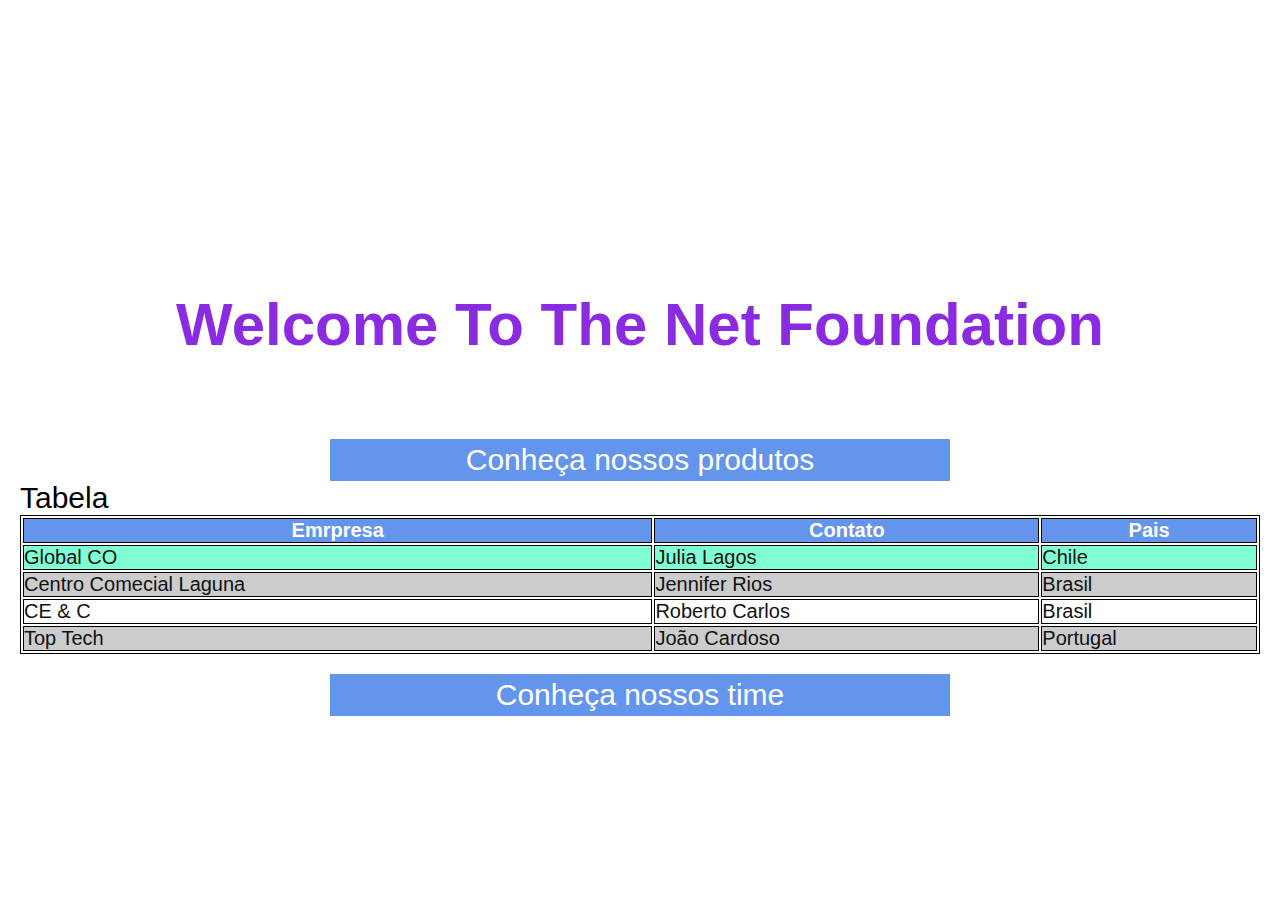
<file: extras/index.html>
<!DOCTYPE html>
<html lang="pt-br">
<head>
    <meta charset="UTF-8">
    <meta name="viewport" content="width=device-width, initial-scale=1.0">
    <title>Seletores, responsividade e animações - Santanders Coders</title>
    <link rel="stylesheet" href="styles.css">
    <link rel="stylesheet" href="https://cdnjs.cloudflare.com/ajax/libs/font-awesome/6.5.2/css/all.min.css" integrity="sha512-SnH5WK+bZxgPHs44uWIX+LLJAJ9/2PkPKZ5QiAj6Ta86w+fsb2TkcmfRyVX3pBnMFcV7oQPJkl9QevSCWr3W6A==" crossorigin="anonymous" referrerpolicy="no-referrer" />
</head>
<body>
    <main>
        <section class="img-background">
        </section>
        <section class="container">
            <h1>Welcome To The Net Foundation</h1>

            <div class="spinner-container">
                <i class="fa-solid fa-spinner"></i>
            </div>

            <button data-button-products>Conheça nossos produtos</button>
            <a data-anchor="produtos" href="link-invalido">Conheça nossos produtos</a>
            <p>Tabela</p>
            <table id="company-table">
                <thead>
                    <tr>
                        <th>Emrpresa</th>
                        <th>Contato</th>
                        <th>Pais</th>
                    </tr>
                </thead>
                <tbody>
                    <tr data-company="GCO">
                        <td>Global CO</td>
                        <td>Julia Lagos</td>
                        <td>Chile</td>
                    </tr>
                    <tr data-company="CCL">
                        <td>Centro Comecial Laguna</td>
                        <td>Jennifer Rios</td>
                        <td>Brasil</td>
                    </tr>
                    <tr data-company="CEC">
                        <td>CE & C</td>
                        <td>Roberto Carlos</td>
                        <td>Brasil</td>
                    </tr>
                    <tr data-company="TT">
                        <td>Top Tech</td>
                        <td>João Cardoso</td>
                        <td>Portugal</td>
                    </tr>
                </tbody>
            </table>

            <a data-anchor="team" href="link-invalido">Conheça nossos time</a>

        </section>        
    </main>
</body>
</html>
</file>
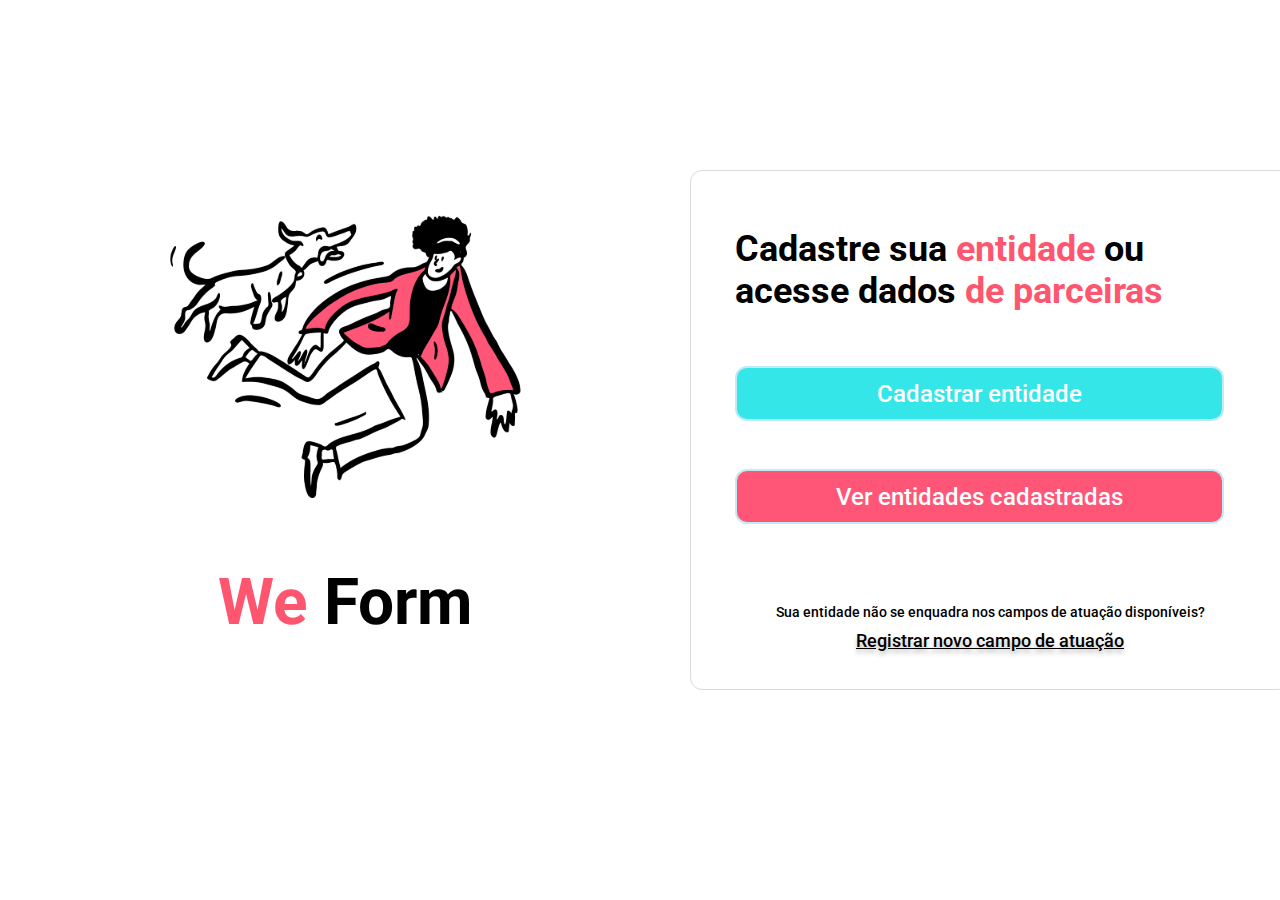
<file: projeto-final-curso/index.html>
<!DOCTYPE html>
<html lang="pt-br">

<head>
    <meta charset="UTF-8">
    <meta name="viewport" content="width=device-width, initial-scale=1.0">
    <title>We Form</title>
    <link rel="stylesheet" href="style.css">

    <link rel="preconnect" href="https://fonts.googleapis.com">
    <link rel="preconnect" href="https://fonts.gstatic.com" crossorigin>
    <link href="https://fonts.googleapis.com/css2?family=Roboto:wght@100;300;400;500;700&display=swap" rel="stylesheet">
</head>

<body>
    <div class="content">

        <aside>
            <img src="assets/logo-we-form.svg" alt="Logo We Form">
            <h1><span>We</span> Form</h1>
        </aside>

        <main>
            <h2>Cadastre sua <span>entidade</span> ou acesse dados <span>de parceiras</span></h2>

            <div class="actions">
                <a href="cadastro.html">Cadastrar entidade</a>
                <a href="">Ver entidades cadastradas</a>
            </div>

            <footer>
                <p>Sua entidade não se enquadra nos campos de atuação disponíveis?</p>
                <a href="">Registrar novo campo de atuação</a>
            </footer>
        </main>

    </div>
</body>

</html>
</file>
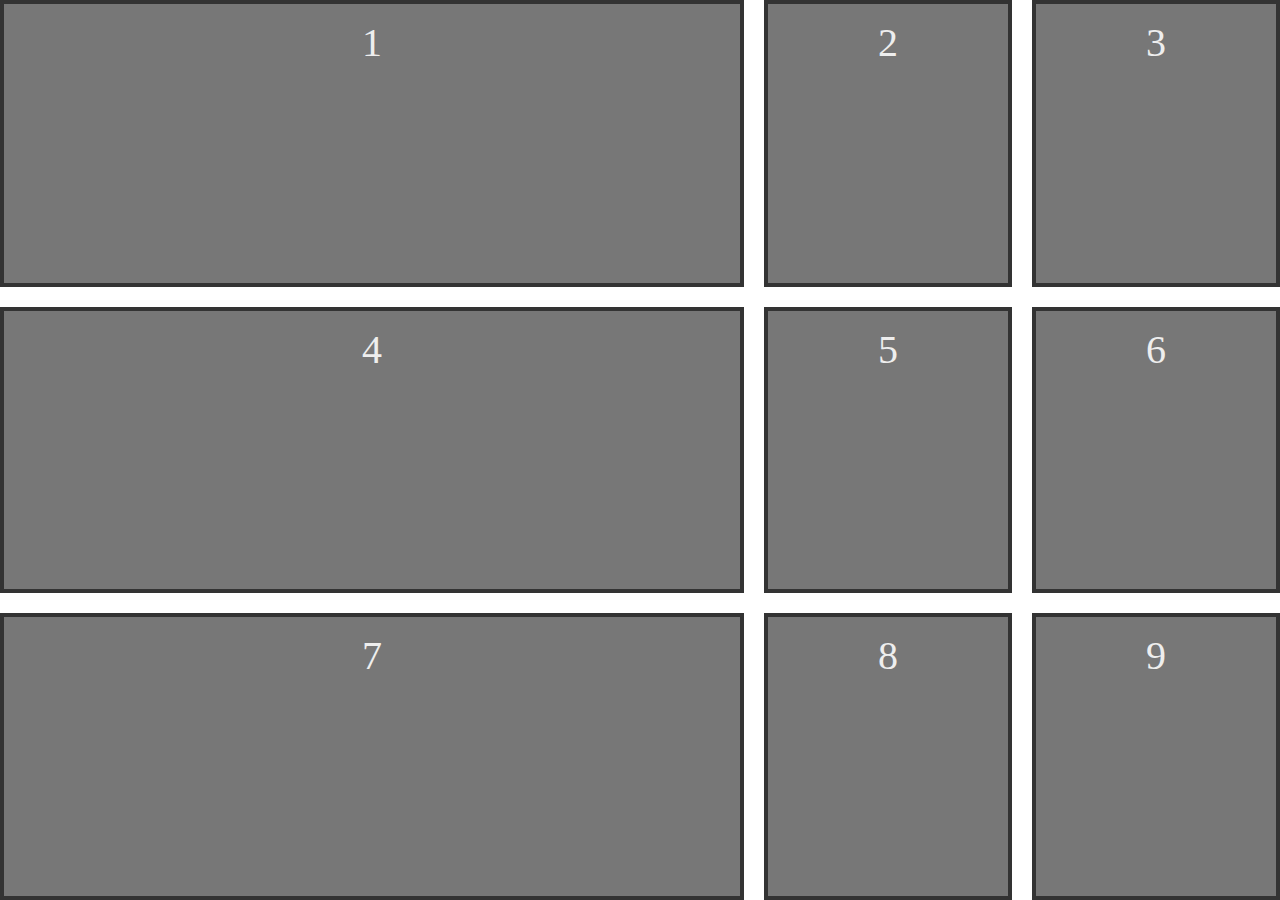
<file: grid/base/index.html>
<!DOCTYPE html>
<html lang="pt-br">

<head>
    <meta charset="UTF-8">
    <meta name="viewport" content="width=device-width, initial-scale=1.0">
    <title>Grid Layout e Unidade "fr" - Santanders Coders</title>
    <link rel="stylesheet" href="style.css">
</head>

<body>
    <main>
        <div class="boxes">
            <div class="box">
                <p>1</p>
            </div>
            <div class="box">
                <p>2</p>
            </div>
            <div class="box">
                <p>3</p>
            </div>
            <div class="box">
                <p>4</p>
            </div>
            <div class="box">
                <p>5</p>
            </div>
            <div class="box">
                <p>6</p>
            </div>
            <div class="box">
                <p>7</p>
            </div>
            <div class="box">
                <p>8</p>
            </div>
            <div class="box">
                <p>9</p>
            </div>
        </div>
    </main>
</body>

</html>
</file>
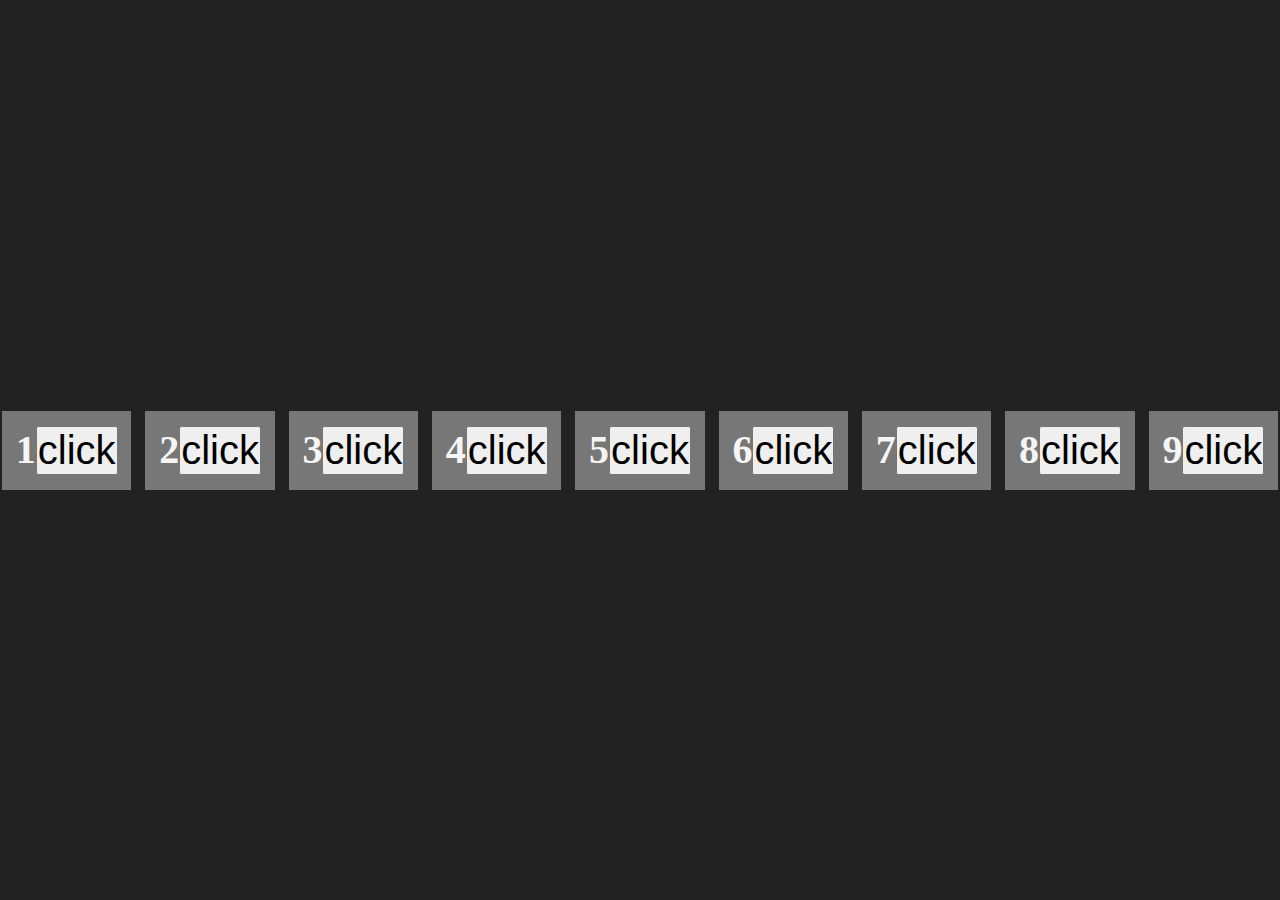
<file: flexbox/flexbox.html>
<!DOCTYPE html>
<html lang="pt-br">
<head>
    <meta charset="UTF-8">
    <meta name="viewport" content="width=device-width, initial-scale=1.0">
    <title>Conteúdo sobre Flexbox</title>
    <link rel="stylesheet" href="flexbox-style.css">
</head>
<body>
    <nav></nav>
    <main>
        <section class="boxes">
            <div class="box">
                <p>1</p>
                <button>click</button>
            </div>
            <div class="box">
                <p>2</p>
                <button>click</button>
            </div>
            <div class="box">
                <p>3</p>
                <button>click</button>
            </div>
            <div class="box">
                <p>4</p>
                <button>click</button>
            </div>
            <div class="box">
                <p>5</p>
                <button>click</button>
            </div>
            <div class="box">
                <p>6</p>
                <button>click</button>
            </div>
            <div class="box">
                <p>7</p>
                <button>click</button>
            </div>
            <div class="box">
                <p>8</p>
                <button>click</button>
            </div>
            <div class="box">
                <p>9</p>
                <button>click</button>
            </div>
        </section>
    </main>
</body>
</html>
</file>
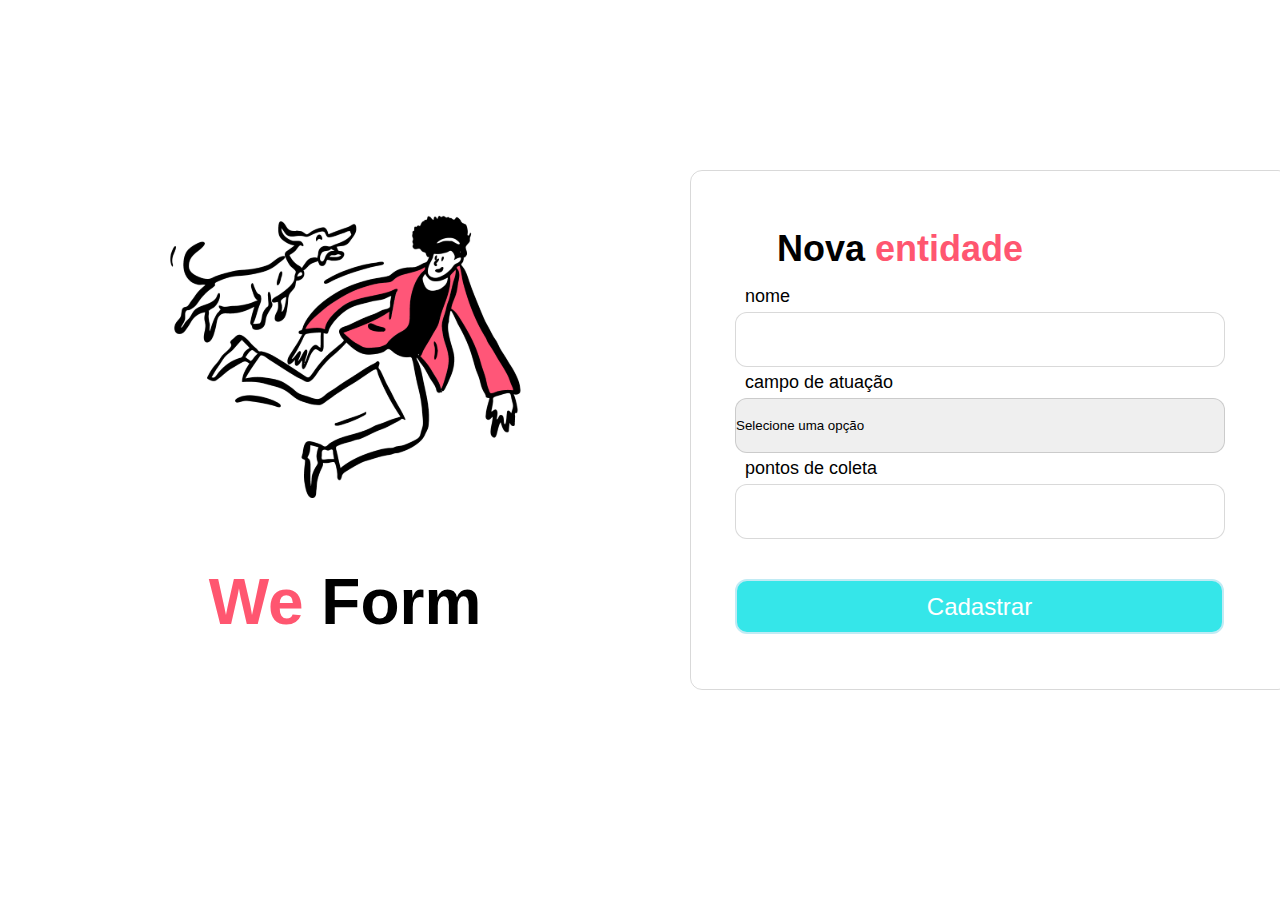
<file: projeto-final-curso/cadastro.html>
<!DOCTYPE html>
<html lang="pt-br">
<head>
    <meta charset="UTF-8">
    <meta name="viewport" content="width=device-width, initial-scale=1.0">
    <link rel="stylesheet" href="style.css">

    <link rel="preconnect" href="https://fonts.googleapis.com">
    <link rel="preconnect" href="https://fonts.gstatic.com" crossorigin>
    <link rel="stylesheet" href="https://cdnjs.cloudflare.com/ajax/libs/font-awesome/6.5.2/css/all.min.css" integrity="sha512-SnH5WK+bZxgPHs44uWIX+LLJAJ9/2PkPKZ5QiAj6Ta86w+fsb2TkcmfRyVX3pBnMFcV7oQPJkl9QevSCWr3W6A==" crossorigin="anonymous" referrerpolicy="no-referrer" />
    <title>Cadastro</title>
</head>
<body>
    <div class="content">

        <aside>
            <img src="assets/logo-we-form.svg" alt="Logo We Form">
            <h1><span>We</span> Form</h1>
        </aside>

        <main>
            <header>
                <a href="index.html">
                    <i class="fa-solid fa-angle-left"></i>
                </a>
                <h2>Nova <span>entidade</span></h2>
            </header>

            <form>
                <label for="input-name">Nome</label>
                <input type="text" id="input-name">

                <label for="input-field">Campo de atuação</label>
                <div class="select-div">
                    <select name="campo-atuacao" id="input-field">
                        <option value="" disabled selected>Selecione uma opção</option>
                        <option value="abrigo">Abrigo de aniamis</option>
                    </select>
                </div>

                <div class="form-group-points">
                    <label for="input-points">Pontos de coleta</label>
                    <input type="text" id="input-points">
                    <button>
                        <i class="fa-solid fa-circle-plus"></i>
                    </button>
                </div>
            </form>

            <div class="actions">
                <a href="">Cadastrar</a>
            </div>
        </main>

    </div>
</body>
</html>
</file>
<file: extras/styles.css>
:root {
    font-size: 62.5%;
}

* {
    padding: 0;
    margin: 0;
    box-sizing: border-box;    
    font-family: Arial, Helvetica, sans-serif;
}

body {
    font-size: 2rem;    
}

h1 {
    font-size: 6rem;
    text-align: center;
    color: blueviolet;
    /* display: none; */
    /* visibility: hidden; */
    /* opacity: 0%; */
}

p {
    font-weight: normal;
    font-size: 3rem;
}

section.img-background {
    height: 30vh;
    width: 100vw;
    background-image: url('https://images.unsplash.com/photo-1488590528505-98d2b5aba04b?q=80&w=1170&auto=format&fit=crop&ixlib=rb-4.0.3&ixid=M3wxMjA3fDB8MHxwaG90by1wYWdlfHx8fGVufDB8fHx8fA%3D%3D');
    background-size: cover;
    background-repeat: no-repeat;
    background-attachment: fixed;    
}

section.container {
    padding: 2rem;
}

[data-button-products] {
    padding: 0.4rem 2rem;
    color: white;
    background-color: cornflowerblue;
    font-size: 3rem;
    border: none;
    cursor: pointer;
    display: none;;
}

a {
    padding: 0.4rem 2rem;
    color: white;
    background-color: cornflowerblue;
    font-size: 3rem;
    border: none;
    cursor: pointer;
    text-decoration: none;
    width: 50%;
    display: block;    
    margin: auto;
    text-align: center;
    transition: all .2s ease-in-out, background-color .5s ease-in-out;
}

[data-anchor="produtos"] {
    /* padding: 0.4rem 2rem;
    color: white;
    background-color: cornflowerblue;
    font-size: 3rem;
    border: none;
    cursor: pointer;
    text-decoration: none;
    width: 50%;
    display: block;    
    margin: auto;
    text-align: center;
    transition: all .2s ease-in-out, background-color .5s ease-in-out; */
}

[data-anchor="produtos"]:hover {
    transform: scale(1.2);
    color: #eee;
    background-color: blueviolet;
}

[data-anchor="team"] {
    margin-top: 2rem;
    animation: pulse 2s infinite;
    animation-direction: alternate;
}

@keyframes pulse {
    0% {
        transform: scale(1);
        opacity: 1;
    }
    50% {
        transform: scale(1.35);
        opacity: .8;
    }
    100% {
        transform: scale(1.);
        opacity: 1;
    }
}

.spinner-container {
    width:100%;
    display: flex;
    justify-content: center;
}

.fa-spinner {
    margin: 4rem;
    font-size: 4rem;
    color: blueviolet;
    animation: girar 4s infinite;
}

@keyframes girar {
    0% {
        transform: rotateZ(0deg)
    }
    100% {
        transform: rotateZ(360deg)
    }
}

section.container table, th, td {
    border: 1px solid #000;
}

#company-table {
    width: 100%;
}

table thead tr:first-child {
    background-color: cornflowerblue;
    color: #fff
}

table tr:nth-child(2n+ 2) {
    background-color: #CCC;
}

[data-company="GCO"] {
    background-color: aquamarine;
}

[data-company] {
    color: #111
}

@media screen and (max-width : 500px) {
    section.img-background {
        display: none;
    }
}

@media screen and (min-width : 768px) and (max-width: 1024px) {
    section.img-background {
        height: 40vh;
    }    
}
</file>
<file: projeto-final-curso/style.css>
:root {
    font-size: 62.5%;
    --default-border: 0.1rem solid rgba(0,0,0,0.15);
    --default-border-radius: 1.2rem;
}

* {
    padding: 0;
    margin: 0;
    box-sizing: border-box;
}

body {
    font-family: Roboto, sans-serif;
    font-weight: 500;
    font-size: 1.4rem;
}

.content {
    display: grid;
    grid-template-areas: 
        ". . . ."
        ". hero form ."
        ". . . ."
    ;
    gap: 8.5rem;

    grid-template-rows: minmax(8.5rem, auto) minmax(auto,auto) 1fr;
    grid-template-columns: 1fr 52rem 60rem 1fr;
    
}

aside {
    grid-area: hero;

    display: flex;
    flex-flow: column wrap;
    align-items: center;
    padding: 3.3rem 0;
}

aside h1 {
    font-size: 6.4rem;
    line-height: 7.5rem;
    margin-top: 5.5rem;
}

aside h1 span, main h2 span {
    color: #ff5670;
}

main {
    grid-area: form;

    width: 60rem;
    height: 52rem;
    border: var(--default-border);
    border-radius: var(--default-border-radius);
    padding: 5.7rem 4.4rem;
}

main h2 { 
    font-size: 3.6rem;
    line-height: 4.2rem;
    max-width: 43rem;    
}

main .actions {
    display: flex;
    flex-flow: column wrap;
    justify-content: center;
}

main .actions a {
    font-size: 2.4rem;    
    text-decoration: none;
    color: #fff;
    background-color: #35E6E9;

    width: 48.9rem;
    height: 5.5rem;    
    margin-top: 5.4rem;

    border-radius: var(--default-border-radius);
    opacity: 0.1rem;
    border: 0.2rem solid #C0EBF4; 

    display: flex;
    align-items: center;
    justify-content: center;
}

main .actions a + a {
    background-color: #ff5678;
    margin-top: 4.8rem;
}

main header {
    display: flex;
    align-content: center;
}

main header a {
    width: 4.2rem;
    height: 4.2rem;
    display: flex;
    align-items: center;
    justify-content: center;
    text-decoration: none;
    cursor: pointer;
}

main header i {    
    color: #ff5670;
    font-size: 2.2rem;
}

main form {
    margin-top: 1.6rem;
}

main footer {
    display: flex;
    flex-flow: column wrap;
    align-items: center;
    justify-content: center;
}

main footer p {
    margin-top: 8rem;
    text-align: justify;
}

main footer a {
    margin-top: 1rem;
    font-size: 1.8rem;
    display: block;   
    text-shadow: 0rem 0.4rem 0.4rem rgba(0,0,0,0.25); 
    text-decoration: underline;
    color: #000;
}

main form label {
    display: block;
    margin: 0.5rem 1rem;
    font-weight: 400;
    font-size: 1.8rem;
    text-transform: lowercase;
}

/* 
    Para evitar escrever assim: 
    main form input, main form select 
    pode-se usar um:
    main form :is(input,select)*/

main form :is(input,select) {
    width: 49rem;
    height: 5.5rem;
    border-radius: var(--default-border-radius);
    border: var(--default-border);
}

main form select {
    appearance: none;
}

main form .select-div {
    position: relative;
}

main form .select-div::after {
    position: absolute;
    content: '\f107';
    font-family: 'Font Awesome 6 Free';
    font-size: 2.2rem;
    font-weight: 600;
    top: 1.6rem;
    right: 3.5rem;
    color: #35E6E9;
    z-index: 1;
}

main form input + button {
    position: absolute;
    top: calc(2.6rem + 1.5rem);
    right: -2.4rem;
    font-size: 2.4rem;
    border: none;
    color: #35E6E9;
    background-color: transparent;
    cursor: pointer;
}

.form-group-points {
    position: relative;
}

main form + .actions a {
    margin: 4rem 0 4.4rem;
}
</file>
<file: grid/base/style.css>
:root {
    font-size: 62.5%;
}

* {
    padding: 0;
    margin: 0;
    box-sizing: border-box;
}

.boxes {
    height: 100vh;
    position: relative;
    height: calc(100vh);
    display: grid;
    justify-content: flex-start;
    gap: 2rem 2rem;
    /* grid-template-columns: 3fr 1fr 1fr 1fr;  */
    grid-template-columns: 3fr repeat(2, 1fr); 
    /* grid-template-rows: minmax(200px,1fr); */
}

.box {
    padding: 1.5rem;
    /* min-height: 10rem;
    min-width: 20rem; */
    font-size: 4rem;
    color: #eee;
    border: .4rem solid #333;
    background-color: #777;    
    text-align: center;;
}

.box p, button {
    font-size: 4rem;
}
</file>
<file: flexbox/flexbox-style.css>
:root {
    font-size: 62.5%;
}

* {
    padding: 0;
    margin: 0;
    box-sizing: border-box;
}

body {
    font-size: 1.6rem;
}

nav {
    position: fixed;
    top: 0px;
    background-color: #ccc;
    height: 7rem;
    width: 100%;
}

main {
    /* padding: 7rem 0; */
    height: calc(100vh-7rem);
    background-color: blueviolet;
}

section.boxes {
    position: relative;
    /* height: calc(100vh - (7 * 2rem)); */
    height: calc(100vh);
    background-color: #222;

    display: flex;
    /* flex-wrap: wrap;
    flex-direction: row; */
    flex-flow: row wrap;
    justify-content: center;
    /* align-items: center; */
    align-content: center;
    gap: 1rem 1rem;
}

.box {
    min-height: 5rem;
    min-width: 10rem;
    padding: 1.5rem;
    /* flex: 30%; */
    border: 2px solid #222;
    border-radius: 0.2rem;;
    background-color: #777;
    font-weight: bold;
    font-family: 'roboto';
    font-size: 4rem;
    color: whitesmoke;

    /* display: inline-block; */
    display: flex;
    align-content: center;
    justify-content: center;

    flex-basis: calc(33.33% - 1rem);
    flex: 1;
}

.box p, button {
    font-size: 4rem;
}
</file>
